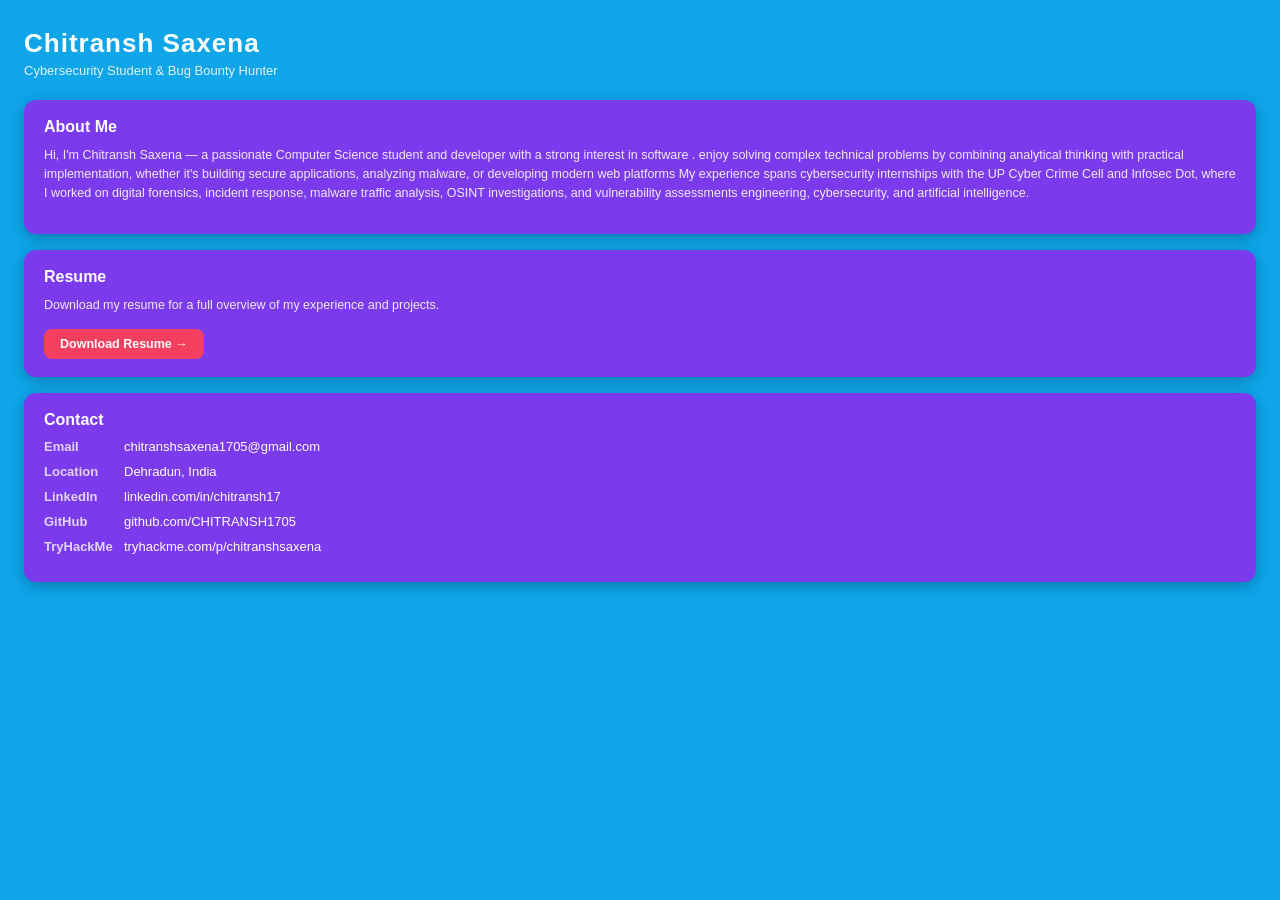
<file: static/about/index.html>
<!DOCTYPE html>
<html lang="en">

<head>
  <meta charset="UTF-8" />
  <title>About</title>
  <style>
    /*
    TODO: This page shows on the "left monitor" screen in the 3D room
    (previously Joan's About-Me/Credits OS). It's plain HTML - no build
    step - edit directly and refresh to see changes.
  */
    * {
      box-sizing: border-box;
    }

    body {
      margin: 0;
      font-family: "Segoe UI", Arial, sans-serif;
      background: #0ea5e9;
      color: #ffffff;
      padding: 28px 24px;
      height: 100vh;
      overflow-y: auto;
    }

    h1 {
      margin: 0 0 4px 0;
      font-size: 26px;
      letter-spacing: 1px;
    }

    .subtitle {
      margin: 0 0 22px 0;
      font-size: 13px;
      color: #e0f2fe;
    }

    .card {
      background: #7c3aed;
      border-radius: 12px;
      padding: 18px 20px;
      box-shadow: 0 4px 14px rgba(0, 0, 0, 0.25);
      margin-bottom: 16px;
    }

    .card h2 {
      margin: 0 0 10px 0;
      font-size: 16px;
    }

    .card p {
      font-size: 12.5px;
      line-height: 1.5;
      color: #f1eaff;
      margin: 0 0 14px 0;
    }

    .btn {
      display: inline-block;
      font-size: 12.5px;
      font-weight: 600;
      color: #ffffff;
      background: #f43f5e;
      padding: 8px 16px;
      border-radius: 8px;
      text-decoration: none;
      margin-right: 8px;
    }

    .btn:hover {
      filter: brightness(1.1);
    }

    .contact-row {
      display: flex;
      align-items: center;
      gap: 10px;
      font-size: 13px;
      margin-bottom: 10px;
    }

    .contact-row .label {
      width: 70px;
      color: #e0d4ff;
      font-weight: 600;
      flex-shrink: 0;
    }

    .contact-row a,
    .contact-row span.value {
      color: #ffffff;
      text-decoration: none;
    }

    .contact-row a:hover {
      text-decoration: underline;
    }
  </style>
</head>

<body>
  <h1>Chitransh Saxena</h1>
  <!-- TODO: swap for your own one-line intro if you'd like -->
  <p class="subtitle">Cybersecurity Student &amp; Bug Bounty Hunter</p>

  <div class="card">
    <h2>About Me</h2>
    <!-- TODO: replace this paragraph with your own about-me text -
         background, interests, what you're focused on, etc. -->
    <p>Hi, I'm Chitransh Saxena — a passionate Computer Science student and developer with a strong interest in software
      . enjoy solving complex technical problems by combining analytical thinking with practical implementation, whether
      it's building secure applications, analyzing malware, or developing modern web platforms
      My experience spans cybersecurity internships with the UP Cyber Crime Cell and Infosec Dot, where I worked on
      digital forensics, incident response, malware traffic analysis, OSINT investigations, and vulnerability
      assessments
      engineering, cybersecurity, and artificial intelligence.</p>
  </div>

  <div class="card">
    <h2>Resume</h2>
    <!-- TODO: drop your resume PDF at static/assets/resume/resume.pdf,
         then this link and preview will work automatically -->
    <p>Download my resume for a full overview of my experience and projects.</p>
    <a class="btn" href="/assets/resume/resume.pdf" target="_blank" rel="noopener">Download Resume →</a>
  </div>

  <div class="card">
    <h2>Contact</h2>
    <div class="contact-row">
      <span class="label">Email</span>
      <a href="mailto:chitranshsaxena1705@gmail.com">chitranshsaxena1705@gmail.com</a>
    </div>
    <div class="contact-row">
      <span class="label">Location</span>
      <span class="value">Dehradun, India</span>
    </div>
    <div class="contact-row">
      <span class="label">LinkedIn</span>
      <a href="https://www.linkedin.com/in/chitransh17" target="_blank" rel="noopener">linkedin.com/in/chitransh17</a>
    </div>
    <div class="contact-row">
      <span class="label">GitHub</span>
      <a href="https://github.com/CHITRANSH1705" target="_blank" rel="noopener">
        github.com/CHITRANSH1705
      </a>
    </div>

    <div class="contact-row">
      <span class="label">TryHackMe</span>
      <a href="https://tryhackme.com/p/chitranshsaxena" target="_blank" rel="noopener">
        tryhackme.com/p/chitranshsaxena
      </a>
    </div>

</html>
</file>
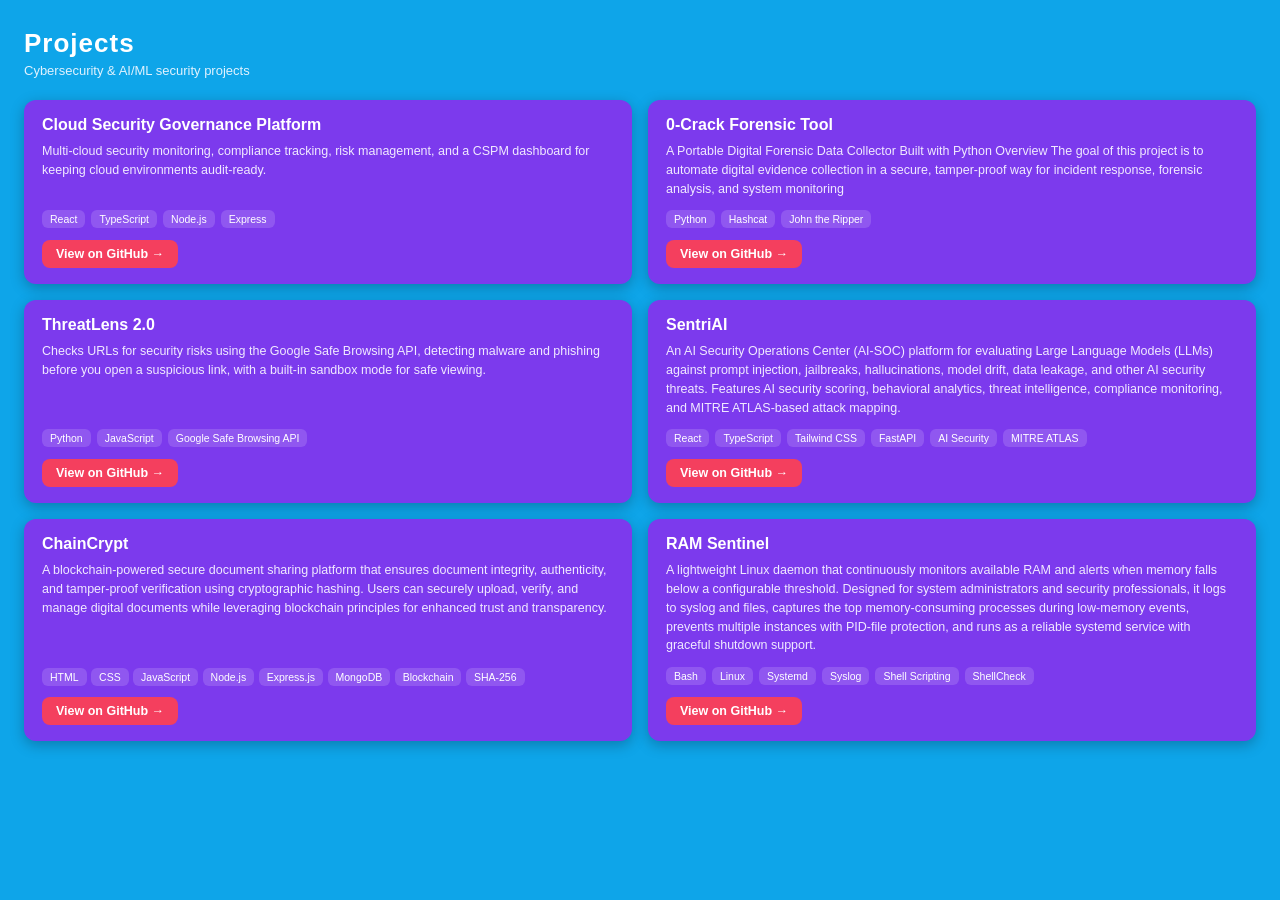
<file: static/projects/index.html>
<!DOCTYPE html>
<html lang="en">

<head>
  <meta charset="UTF-8" />
  <title>Projects</title>
  <style>
    /*
    TODO: This page is what shows on the "right monitor" screen in the 3D
    room. It's a plain static HTML file - no build step - so you can edit
    it directly and just refresh the browser to see changes.

    To add another project: copy one .card block below and fill it in.
    To remove one: delete its .card block.
  */
    * {
      box-sizing: border-box;
    }

    body {
      margin: 0;
      font-family: "Segoe UI", Arial, sans-serif;
      background: #0ea5e9;
      color: #ffffff;
      padding: 28px 24px;
      height: 100vh;
      overflow-y: auto;
    }

    h1 {
      margin: 0 0 4px 0;
      font-size: 26px;
      letter-spacing: 1px;
    }

    .subtitle {
      margin: 0 0 22px 0;
      font-size: 13px;
      color: #e0f2fe;
    }

    .grid {
      display: grid;
      grid-template-columns: 1fr 1fr;
      gap: 16px;
    }

    .card {
      background: #7c3aed;
      border-radius: 12px;
      padding: 16px 18px;
      box-shadow: 0 4px 14px rgba(0, 0, 0, 0.25);
      display: flex;
      flex-direction: column;
    }

    .card h2 {
      margin: 0 0 8px 0;
      font-size: 16px;
      display: flex;
      align-items: center;
      gap: 8px;
    }

    .badge {
      font-size: 10px;
      font-weight: 700;
      text-transform: uppercase;
      background: #f43f5e;
      padding: 2px 8px;
      border-radius: 999px;
      letter-spacing: 0.5px;
    }

    .card p {
      font-size: 12.5px;
      line-height: 1.5;
      color: #f1eaff;
      margin: 0 0 12px 0;
      flex-grow: 1;
    }

    .tech {
      display: flex;
      flex-wrap: wrap;
      gap: 6px;
      margin-bottom: 12px;
    }

    .tech span {
      font-size: 10.5px;
      background: rgba(255, 255, 255, 0.15);
      padding: 3px 8px;
      border-radius: 6px;
    }

    .card a {
      align-self: flex-start;
      font-size: 12.5px;
      font-weight: 600;
      color: #ffffff;
      background: #f43f5e;
      padding: 7px 14px;
      border-radius: 8px;
      text-decoration: none;
    }

    .card a:hover {
      filter: brightness(1.1);
    }

    .in-progress-note {
      font-size: 11.5px;
      color: #e0d4ff;
      font-style: italic;
    }
  </style>
</head>

<body>
  <h1>Projects</h1>
  <p class="subtitle"><!-- TODO: swap for your own one-line intro --> Cybersecurity &amp; AI/ML security projects</p>

  <div class="grid">

    <!-- Project 1 -->
    <div class="card">
      <h2>Cloud Security Governance Platform</h2>
      <p>Multi-cloud security monitoring, compliance tracking, risk management, and a CSPM dashboard for keeping cloud
        environments audit-ready.</p>
      <div class="tech">
        <span>React</span><span>TypeScript</span><span>Node.js</span><span>Express</span>
      </div>
      <a href="https://github.com/CHITRANSH1705/Cloud-Security-Governance-Platform" target="_blank" rel="noopener">View
        on GitHub →</a>
    </div>

    <!-- Project 2 -->
    <div class="card">
      <h2>0-Crack Forensic Tool</h2>
      <!-- TODO: replace with your own description if this isn't quite right -->
      <p>A Portable Digital Forensic Data Collector Built with Python
        Overview The goal of this project is to automate digital evidence collection in a secure, tamper-proof way for
        incident response, forensic analysis, and system monitoring</p>
      <div class="tech">
        <span>Python</span><span>Hashcat</span><span>John the Ripper</span>
      </div>
      <a href="https://github.com/CHITRANSH1705/0-Crack-Forensic-tool" target="_blank" rel="noopener">View on GitHub
        →</a>
    </div>

    <!-- Project 3 -->
    <div class="card">
      <h2>ThreatLens 2.0</h2>
      <p>Checks URLs for security risks using the Google Safe Browsing API, detecting malware and phishing before you
        open a suspicious link, with a built-in sandbox mode for safe viewing.</p>
      <div class="tech">
        <span>Python</span><span>JavaScript</span><span>Google Safe Browsing API</span>
      </div>
      <a href="https://github.com/CHITRANSH1705/ThreatLens-2.0" target="_blank" rel="noopener">View on GitHub →</a>
    </div>

    <!-- Project 4 -->
    <div class="card">
      <h2>SentriAI</h2>
      <p>
        An AI Security Operations Center (AI-SOC) platform for evaluating Large Language Models (LLMs) against
        prompt injection, jailbreaks, hallucinations, model drift, data leakage, and other AI security threats.
        Features AI security scoring, behavioral analytics, threat intelligence, compliance monitoring, and
        MITRE ATLAS-based attack mapping.
      </p>
      <div class="tech">
        <span>React</span><span>TypeScript</span><span>Tailwind CSS</span><span>FastAPI</span><span>AI
          Security</span><span>MITRE ATLAS</span>
      </div>
      <a href="https://github.com/CHITRANSH1705/SentriAI-AI-Security-Evaluation-Threat-Intelligence-Platform"
        target="_blank" rel="noopener">
        View on GitHub →
      </a>
    </div>

    <!-- Project 5 -->
    <div class="card">
      <h2>ChainCrypt</h2>
      <p>
        A blockchain-powered secure document sharing platform that ensures document
        integrity, authenticity, and tamper-proof verification using cryptographic
        hashing. Users can securely upload, verify, and manage digital documents
        while leveraging blockchain principles for enhanced trust and transparency.
      </p>
      <div class="tech">
        <div class="tech-stack">
          <span>HTML</span>
          <span>CSS</span>
          <span>JavaScript</span>
          <span>Node.js</span>
          <span>Express.js</span>
          <span>MongoDB</span>
          <span>Blockchain</span>
          <span>SHA-256</span>
        </div>
      </div>

      <a href="https://github.com/CHITRANSH1705/ChainCrypt" target="_blank" rel="noopener">
        View on GitHub →
      </a>
    </div>

    <!-- Project 6 -->
    <div class="card">
      <h2>RAM Sentinel</h2>

      <p>
        A lightweight Linux daemon that continuously monitors available RAM and
        alerts when memory falls below a configurable threshold. Designed for
        system administrators and security professionals, it logs to syslog and
        files, captures the top memory-consuming processes during low-memory
        events, prevents multiple instances with PID-file protection, and runs as
        a reliable systemd service with graceful shutdown support.
      </p>

      <div class="tech">
        <span>Bash</span>
        <span>Linux</span>
        <span>Systemd</span>
        <span>Syslog</span>
        <span>Shell Scripting</span>
        <span>ShellCheck</span>
      </div>

      <a href="https://github.com/CHITRANSH1705/RAM-Sentinel" target="_blank" rel="noopener">
        View on GitHub →
      </a>
    </div>
</body>

</html>
</file>
